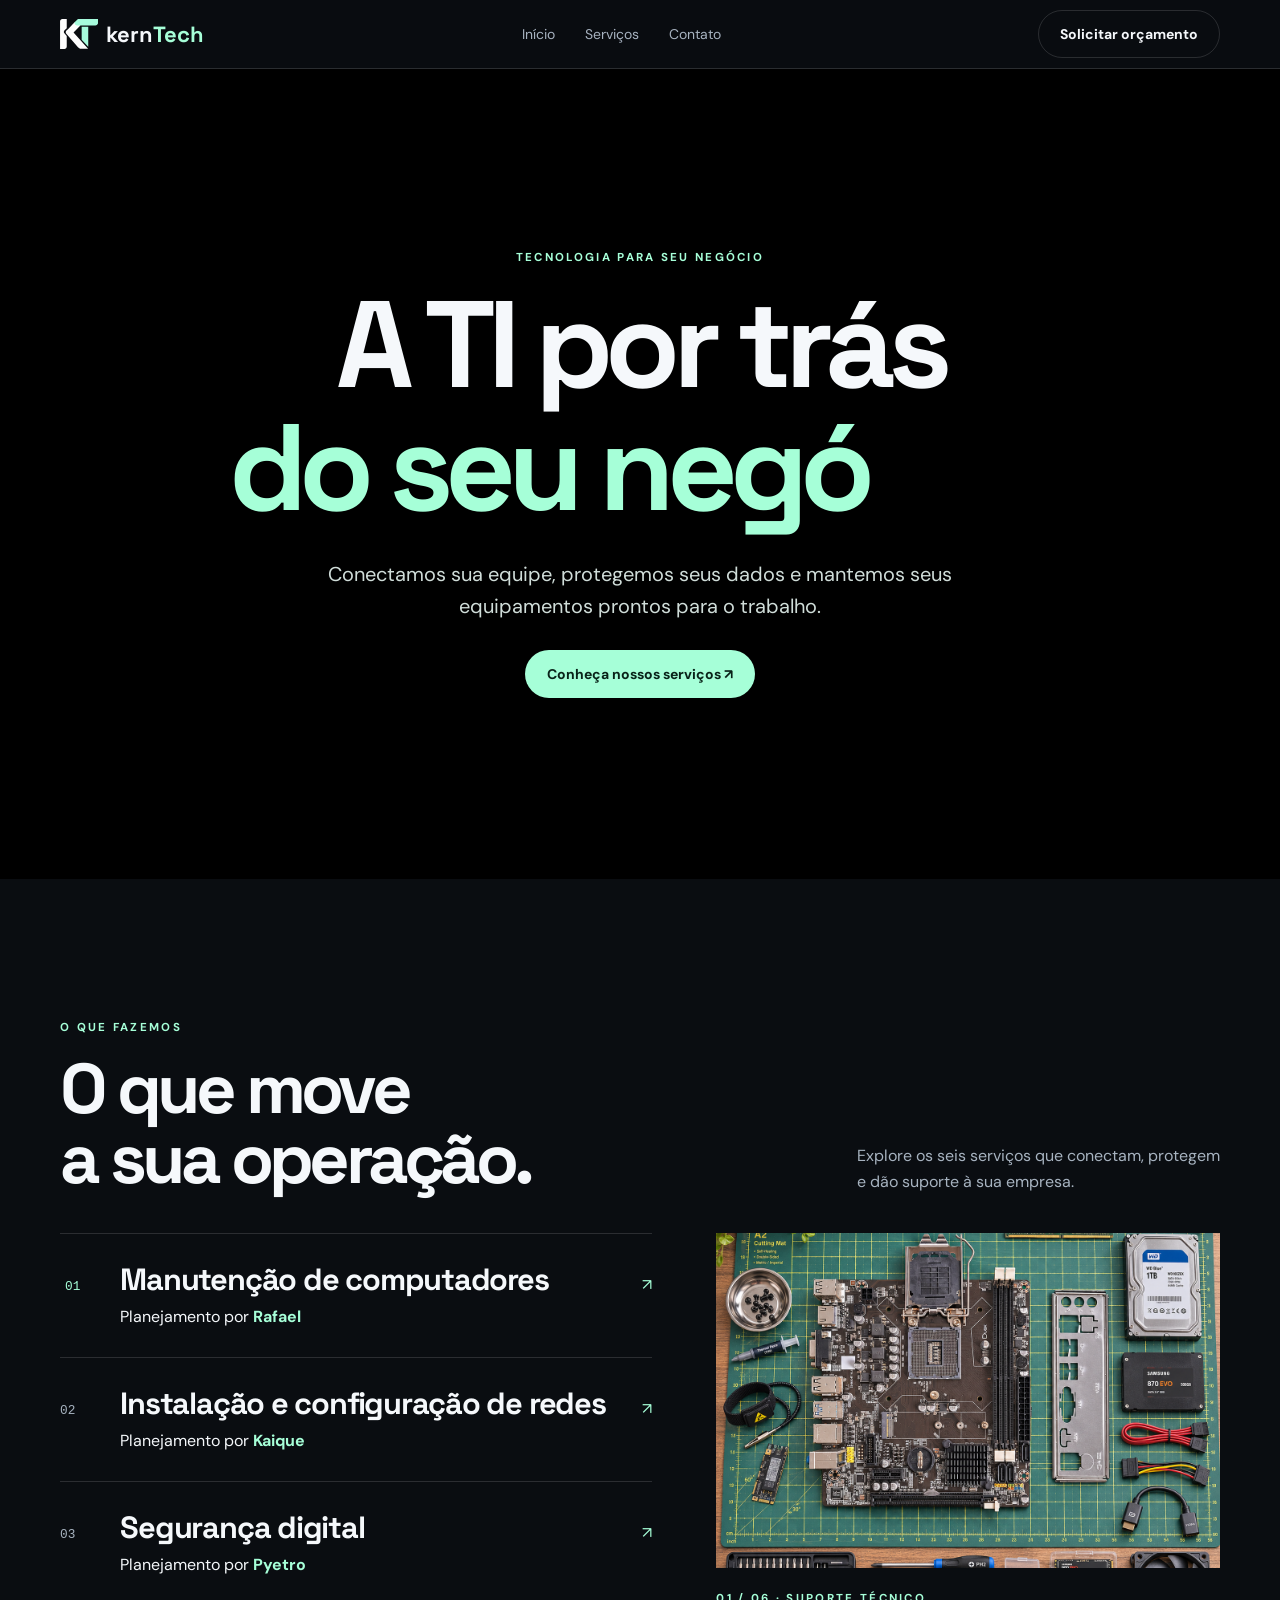
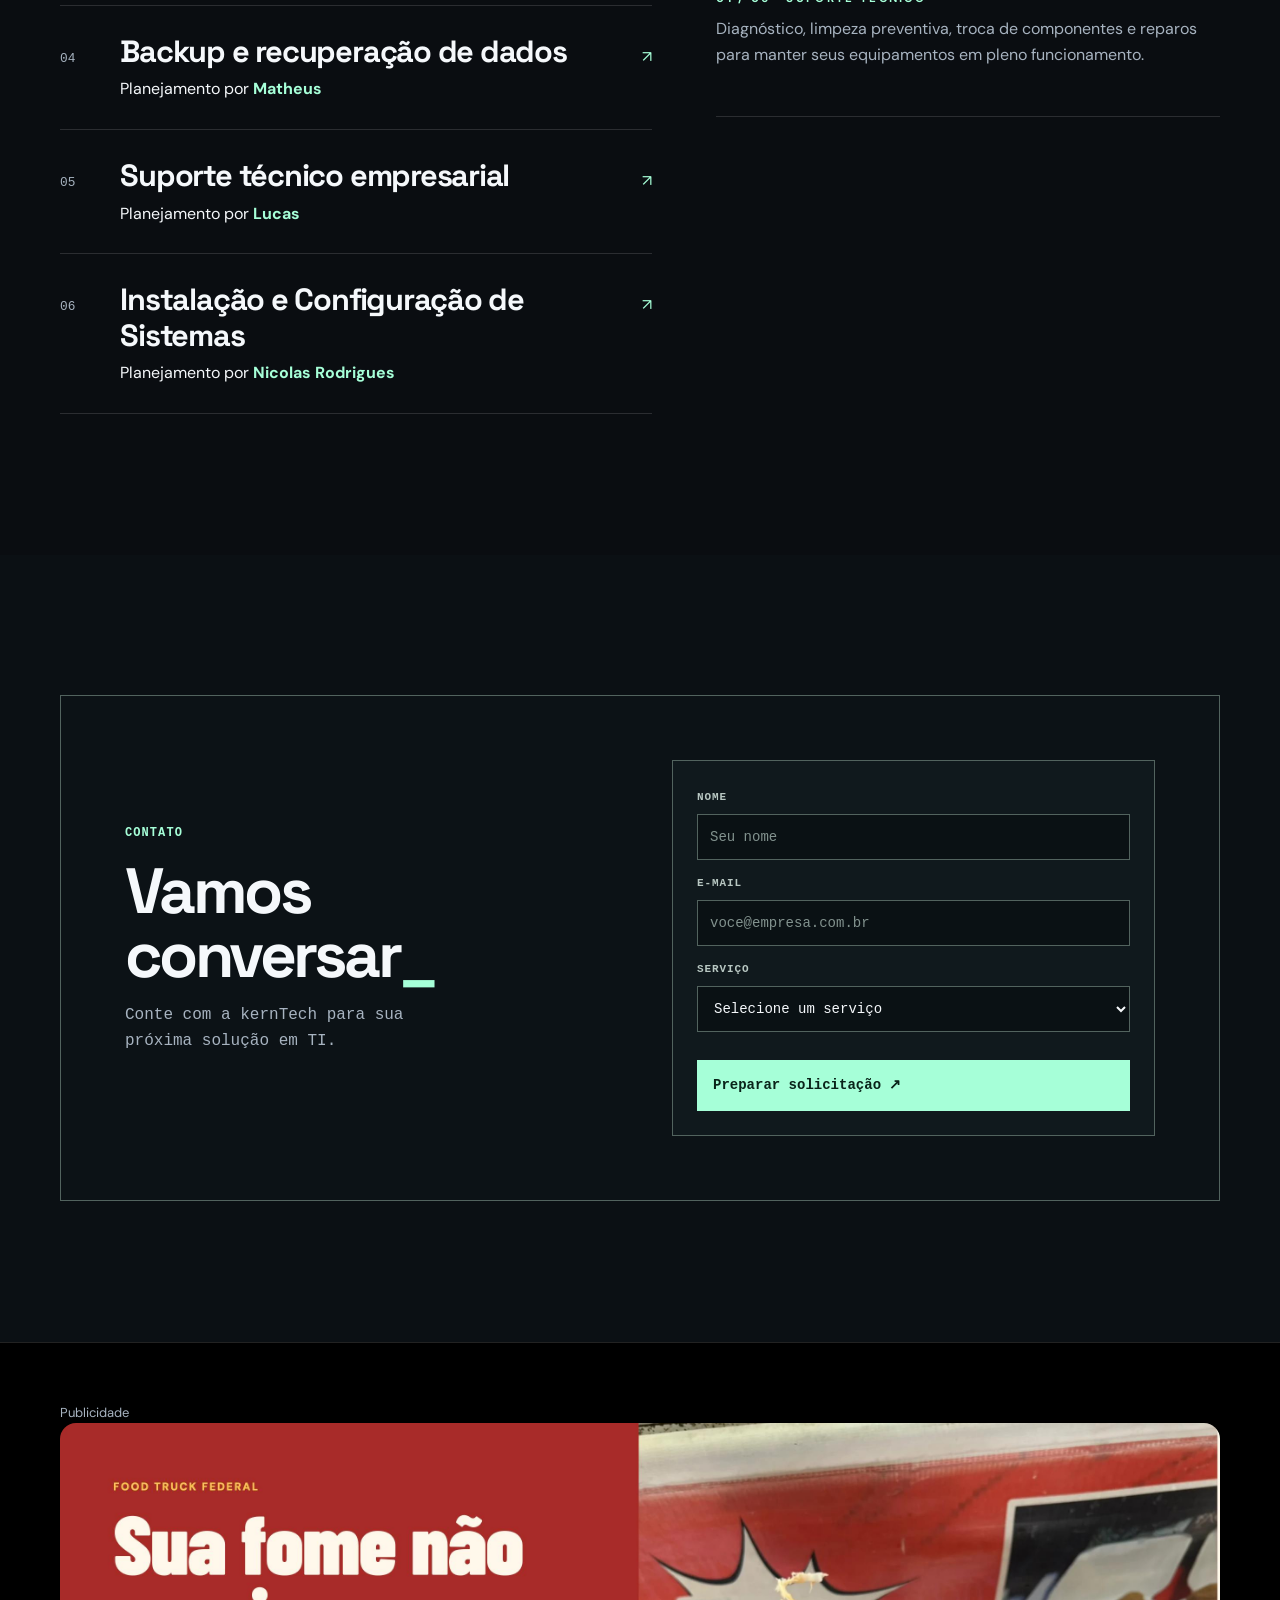
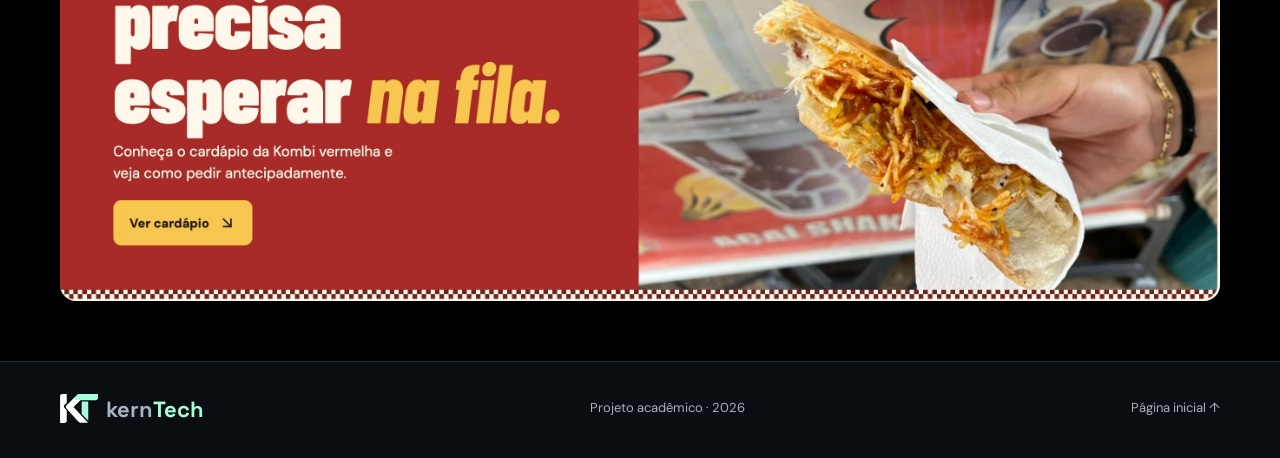
<file: index.html>
<!doctype html>
<html lang="pt-BR">

<head>
    <meta charset="utf-8">
    <meta name="viewport" content="width=device-width,initial-scale=1">
    <meta name="theme-color" content="#0a0d11">
    <meta name="description" content="kernTech: soluções de TI para empresas.">
    <title>Soluções de TI | kernTech</title>
    <link rel="preconnect" href="https://fonts.googleapis.com">
    <link
        href="https://fonts.googleapis.com/css2?family=DM+Sans:wght@400;500;600;700&family=Space+Grotesk:wght@500;600;700&display=swap"
        rel="stylesheet">
    <link rel="stylesheet" href="styles.css?v=publicidade">
    <script src="services.js?v=foto-lucas-2" defer></script>
    <script src="script.js?v=creditos" defer></script>
</head>

<body>
    <header class="header">
        <div class="container nav"><a class="logo" href="index.html"><img class="logo-mark" src="assets/kerntech-logo.svg" alt="" width="38" height="29"><span>kern<span
                        class="logo-accent">Tech</span></span></a><button class="menu-toggle" aria-expanded="false"
                aria-label="Abrir menu">☰</button>
            <nav class="menu"><a href="index.html">Início</a><a href="index.html#servicos">Serviços</a><a href="index.html#contato">Contato</a></nav><a
                class="button button-outline nav-cta" href="index.html#contato">Solicitar orçamento</a>
        </div>
    </header>
    <main>
        <section class="hero">
            <div class="container hero-inner">
                <div class="hero-copy"><span class="eyebrow">TECNOLOGIA PARA SEU NEGÓCIO</span>
                    <h1>A TI por trás<br><span class="hero-accent">do seu negócio.</span></h1>
                    <p>Conectamos sua equipe, protegemos seus dados e mantemos seus equipamentos prontos para o trabalho.</p><a class="button button-primary" href="#servicos">Conheça nossos serviços ↗</a>
                </div>
            </div>
        </section>
        <section class="section" id="servicos">
            <div class="container">
                <div class="section-heading">
                    <div><span class="eyebrow eyebrow-dark">O QUE FAZEMOS</span>
                        <h2>O que move<br>a sua operação.</h2>
                    </div>
                    <p>Explore os seis serviços que conectam, protegem e dão suporte à sua empresa.</p>
                </div>
                <div class="service-index" id="service-index"></div>
            </div>
        </section>
        <section class="section contact-section" id="contato">
            <div class="container">
                <div class="contact-terminal">
                    <div class="contact-layout">
                        <div class="contact-intro">
                            <span class="eyebrow">CONTATO</span>
                            <h2>Vamos<br>conversar<span class="terminal-punctuation">_</span></h2>
                            <p>Conte com a kernTech para sua próxima solução em TI.</p>
                        </div>
                        <form id="contact-form" class="contact-form">
                            <label for="name">NOME</label>
                            <input id="name" name="name" required autocomplete="name" placeholder="Seu nome">
                            <label for="email">E-MAIL</label>
                            <input id="email" name="email" type="email" required autocomplete="email" placeholder="voce@empresa.com.br">
                            <label for="service">SERVIÇO</label>
                            <select id="service" name="service" required>
                                <option value="">Selecione um serviço</option>
                            </select>
                            <button class="button button-primary" type="submit">Preparar solicitação ↗</button>
                            <div id="form-feedback" class="form-feedback" role="status" hidden></div>
                        </form>
                    </div>
                </div>
            </div>
        </section>
        <aside class="section campaign ad-section" aria-labelledby="publicidade-label">
            <div class="container">
                <p class="ad-label" id="publicidade-label">Publicidade</p>
                <img class="ad-banner" src="assets/Publicidade.jpeg?v=66554a3" width="2672" height="1100"
                    alt="Food Truck Federal. Sua fome não precisa esperar na fila. Conheça o cardápio da Kombi vermelha e veja como pedir antecipadamente.">
            </div>
        </aside>
    </main>
    <footer class="footer">
        <div class="container footer-inner"><a href="index.html" class="logo"><img class="logo-mark" src="assets/kerntech-logo.svg" alt="" width="38" height="29">kern<span
                    class="logo-accent">Tech</span></a><span>Projeto acadêmico · 2026</span><a href="index.html">Página
                inicial ↑</a></div>
    </footer>
</body>

</html>
</file>
<file: styles.css>
:root {
  color-scheme: dark;
  --bg: #0a0d11;
  --panel: #12171e;
  --ink: #f5f8fb;
  --muted: #a7b3c0;
  --line: #ffffff22;
  --accent: #a6ffd8;
  --header: 68px;
}

* { box-sizing: border-box; }
html { scroll-behavior: smooth; scroll-padding-top: calc(var(--header) + 20px); }
body { margin: 0; background: var(--bg); color: var(--ink); font: 16px/1.6 "DM Sans", system-ui, sans-serif; }
a { color: inherit; text-decoration: none; }
button, input, select { font: inherit; }
:focus-visible { outline: 2px solid var(--accent); outline-offset: 5px; }
.container { width: min(1160px, calc(100% - 48px)); margin-inline: auto; }

.header { position: sticky; top: 0; z-index: 5; background: #0a0d11e8; backdrop-filter: blur(18px); border-bottom: 1px solid var(--line); }
.nav, .footer-inner { display: flex; align-items: center; justify-content: space-between; gap: 24px; }
.nav { min-height: var(--header); }
.logo { display: inline-flex; align-items: center; gap: 8px; font: 700 22px "Space Grotesk", system-ui, sans-serif; }
.logo-mark { display: block; width: 38px; height: auto; flex-shrink: 0; }
.logo-accent { color: var(--accent); }
.footer .logo { gap: 0; }
.footer .logo-mark { margin-right: 8px; }
.menu { display: flex; gap: 30px; }
.menu a, .back { font-size: 14px; color: var(--muted); }
.menu a:hover, .back:hover { color: var(--accent); }
.menu-toggle { display: none; }
.button { display: inline-flex; align-items: center; justify-content: center; border: 1px solid transparent; border-radius: 100px; padding: 12px 21px; font-size: 14px; font-weight: 700; cursor: pointer; transition: transform .25s, background-color .25s; }
.button:hover { transform: translateY(-3px); }
.button-primary { background: var(--accent); color: #092319; }
.button-primary:hover { background: #d2ffeb; }
.button-outline { border-color: var(--line); color: var(--ink); }
.button-light { background: var(--ink); color: var(--bg); }

h1, h2, h3 { margin: 0; font-family: "Space Grotesk", system-ui, sans-serif; font-weight: 700; letter-spacing: -.065em; line-height: 1; text-wrap: balance; }
h1 { font-size: clamp(3.5rem, 9.6vw, 9rem); }
h2 { font-size: clamp(2.4rem, 5.5vw, 5rem); }
h3 { font-size: clamp(1.45rem, 2.8vw, 2.4rem); }
p { color: var(--muted); }
.eyebrow { display: block; margin-bottom: 19px; color: var(--accent); font: 700 .72rem "DM Sans", system-ui, sans-serif; letter-spacing: .2em; text-transform: uppercase; }

.hero, .campaign, .subhero { position: relative; isolation: isolate; overflow: hidden; background: #000; }
.hero-inner { min-height: min(860px, max(680px, 90svh)); display: grid; place-items: center; text-align: center; padding-block: 90px; }
.hero-copy { position: relative; }
.hero-accent { color: var(--accent); }
.hero p { margin: 28px auto; max-width: 45ch; color: #d0ddd9; font-size: clamp(1rem, 2vw, 1.25rem); }
.hero-copy > * { animation: arrive .85s cubic-bezier(.2,.75,.2,1) both; }
.hero-copy h1 { animation-delay: .08s; }
.hero-copy h1.is-typing { animation: none; }
.terminal-character { visibility: hidden; }
.terminal-character.typed { visibility: visible; }
.terminal-cursor { position: relative; }
.terminal-cursor::after {
  content: "";
  position: absolute;
  inset: .17em auto .12em 100%;
  width: .045em;
  background: var(--accent);
  animation: terminal-blink .8s step-end 4;
  animation-fill-mode: forwards;
}
@keyframes terminal-blink {
  50%, 100% { opacity: 0; }
}
.hero-copy p { animation-delay: .16s; }
.hero-copy .button { animation-delay: .24s; }
@keyframes arrive {
  from { opacity: 0; transform: translateY(24px); }
  to { opacity: 1; transform: translateY(0); }
}
.binary-backdrop {
  position: absolute;
  z-index: -1;
  inset: 0;
  width: 100%;
  height: 100%;
  pointer-events: none;
}

.section { padding-block: clamp(70px, 11vw, 150px); }
.section-heading { display: flex; align-items: end; justify-content: space-between; gap: 22px; margin-bottom: 38px; }
.section-heading p { max-width: 33ch; margin: 0; }
.service-index {
  display: grid;
  grid-template-columns: minmax(0, 1fr) minmax(0, .85fr);
  align-items: start;
  gap: clamp(24px, 5vw, 72px);
}
.service-list { list-style: none; margin: 0; padding: 0; border-top: 1px solid var(--line); }
.service-list li { border-bottom: 1px solid var(--line); }
.service-link {
  display: grid;
  grid-template-columns: 2.4rem minmax(0, 1fr) auto;
  align-items: baseline;
  column-gap: clamp(8px, 1.8vw, 22px);
  padding-block: clamp(18px, 2.2vw, 29px);
}
.service-number {
  color: var(--muted);
  font: 500 .8rem ui-monospace, Consolas, monospace;
  transition: color .2s ease, transform .23s ease-out;
}
.service-title {
  font: 700 clamp(1.25rem, 2.4vw, 2rem)/1.15 "Space Grotesk", system-ui, sans-serif;
  letter-spacing: -.04em;
}
.service-credit {
  display: block;
  margin-top: .55rem;
  color: var(--ink);
  font-size: 1rem;
  line-height: 1.4;
}
.service-credit strong { color: var(--accent); }
.service-arrow { color: var(--accent); transition: transform .23s ease-out; }
.service-link:hover .service-number,
.service-link:focus-visible .service-number,
.service-link.is-previewed .service-number { color: var(--accent); transform: translateX(5px); }
.service-link:hover .service-arrow,
.service-link:focus-visible .service-arrow { transform: translate(3px, -3px); }
.service-description { display: none; }
.service-preview picture { display: block; background: var(--panel); overflow: hidden; }
.service-preview img { display: block; width: 100%; height: auto; aspect-ratio: 3 / 2; object-fit: cover; }
.service-preview-copy { padding-block: 23px; border-bottom: 1px solid var(--line); }
.service-preview-copy .eyebrow { margin-bottom: 10px; }
.service-preview-copy p { min-height: 4.8em; margin: 0; }

@media (max-width: 800px) {
  .service-index { grid-template-columns: minmax(0, 1fr); }
  .service-preview { display: none; }
  .service-description { display: block; grid-column: 2 / -1; margin-top: 8px; color: var(--muted); font-size: .95rem; }
}
.campaign { border-block: 1px solid var(--line); }
.campaign-inner { display: flex; align-items: center; justify-content: space-between; gap: 30px; padding-block: clamp(65px, 10vw, 135px); }
.campaign h2 span { color: var(--accent); }
.campaign p { margin-bottom: 0; }
.campaign .button { flex-shrink: 0; }
.section.ad-section { padding-block: clamp(28px, 5vw, 60px); border-bottom: 0; }
.ad-label { margin: 0 0 12px; color: var(--muted); font-size: 13px; }
.ad-banner { display: block; width: 100%; height: auto; border-radius: 16px; }
.contact-layout, .content-cols { display: grid; grid-template-columns: repeat(2, minmax(0, 1fr)); gap: clamp(25px, 7vw, 90px); }
.contact-form { display: grid; gap: 10px; border: 1px solid var(--line); border-radius: 24px; background: var(--panel); padding: clamp(20px, 4vw, 38px); }
.contact-form label { font-size: 13px; font-weight: 700; }
.contact-form input, .contact-form select { min-width: 0; width: 100%; padding: 12px; border: 1px solid var(--line); border-radius: 10px; background: var(--bg); color: var(--ink); }
.contact-form .button { margin-top: 10px; }
.form-feedback { color: var(--accent); font-size: 14px; }
.footer { border-top: 1px solid var(--line); color: var(--muted); }
.footer-inner { padding-block: 32px; font-size: 13px; }

.subhero-inner { display: grid; grid-template-columns: 1.05fr .95fr; align-items: center; gap: clamp(28px, 5vw, 75px); padding-block: clamp(64px, 10vw, 140px); }
.subhero h1 { font-size: clamp(2.65rem, 5.5vw, 5.8rem); overflow-wrap: anywhere; }
.subhero p { max-width: 42ch; margin-block: 24px; }
.back { display: inline-block; margin-bottom: 30px; }
.subhero-inner > div { animation: arrive .85s cubic-bezier(.2,.75,.2,1) both; }
.subhero-photo, .placeholder { min-height: 280px; aspect-ratio: 1.3; background-color: #1a282c; background-position: center; background-size: cover; border: 1px solid var(--line); border-radius: 26px; }
.subhero-photo { box-shadow: 0 24px 70px #0007; }
.content-cols h3 { margin-top: 34px; }
.features { list-style: none; padding: 0; margin: 20px 0 28px; }
.features li { border-top: 1px solid var(--line); padding: 13px 0; }
.features li::before { content: ""; display: inline-block; width: 6px; height: 6px; border-radius: 50%; background: var(--accent); margin-right: 12px; vertical-align: middle; }
.photo-pair span, .image-note { display: block; margin-top: 12px; color: var(--muted); font-size: 14px; }
.image-note { border-left: 1px solid var(--accent); padding-left: 14px; }
.compact h2 { font-size: clamp(2.2rem, 4vw, 4rem); }

.reveal.in-view { animation: arrive .7s cubic-bezier(.2,.75,.2,1) backwards; }

@media (max-width: 850px) {
  .nav-cta { display: none; }
}
@media (max-width: 650px) {
  .container { width: calc(100% - 32px); }
  .menu-toggle { display: block; width: 44px; height: 44px; border: 1px solid var(--line); border-radius: 100%; background: transparent; color: var(--ink); cursor: pointer; }
  .menu { display: none; position: absolute; inset: 100% 0 auto; flex-direction: column; gap: 18px; padding: 24px; background: var(--panel); border-bottom: 1px solid var(--line); }
  .menu.open { display: flex; }
  .hero-inner { min-height: max(570px, 80svh); padding-block: 65px; }
  .section-heading, .campaign-inner, .footer-inner { align-items: flex-start; flex-direction: column; }
  .contact-layout, .subhero-inner, .content-cols { grid-template-columns: minmax(0, 1fr); }
  .subhero-photo, .placeholder { min-height: 0; }
}
@media (prefers-reduced-motion: reduce) {
  html { scroll-behavior: auto; }
  *, *::before, *::after { animation: none !important; transition: none !important; }
  .binary-backdrop { display: none; }
  .terminal-character { visibility: visible; }
  .terminal-cursor::after { display: none; }
}


/* Contato: TUI minimalista, sem barra de janela ou rodapé */
.contact-section { background: #0b1014; }
.contact-terminal { border: 1px solid #52635e; background: #0c1216; font-family: ui-monospace, "Cascadia Code", "Fira Code", Consolas, monospace; }
.contact-terminal .contact-layout { padding: clamp(24px, 5vw, 65px); gap: clamp(26px, 5vw, 70px); align-items: center; }
.contact-intro { min-width: 0; }
.contact-intro .terminal-punctuation { color: var(--accent); }
.contact-intro .eyebrow { color: var(--accent); font: 600 12px ui-monospace, Consolas, monospace; letter-spacing: .09em; }
.contact-intro h2 { font-size: clamp(2.7rem, 5vw, 5.2rem); letter-spacing: -.055em; overflow-wrap: anywhere; }
.contact-intro > p { max-width: 34ch; }
.contact-terminal .contact-form { gap: 11px; padding: 24px; border: 1px solid #52635e; border-radius: 0; background: #10191d; box-shadow: none; font-family: inherit; }
.contact-terminal .contact-form label { margin-top: 6px; color: #b8c7c2; font: 600 11px ui-monospace, Consolas, monospace; letter-spacing: .08em; }
.contact-terminal .contact-form input, .contact-terminal .contact-form select { min-height: 46px; border: 1px solid #52635e; border-radius: 0; background: #0a1114; color: var(--ink); font: 14px ui-monospace, Consolas, monospace; }
.contact-terminal .contact-form input::placeholder { color: #82928e; opacity: 1; }
.contact-terminal .contact-form input:focus, .contact-terminal .contact-form select:focus { border-color: var(--accent); outline: 1px solid var(--accent); outline-offset: 0; }
.contact-terminal .contact-form .button { width: 100%; justify-content: flex-start; margin-top: 17px; padding: 13px 15px; border-radius: 0; font-family: inherit; transition: background-color .2s; }
.contact-terminal .contact-form .button:hover { transform: none; }
.contact-terminal .form-feedback { padding: 12px; border: 1px solid #52635e; font: 12px/1.65 ui-monospace, Consolas, monospace; overflow-wrap: anywhere; }
@media (max-width: 650px) {
  .contact-terminal .contact-layout { padding: 20px 14px; }
  .contact-terminal .contact-form { padding: 18px 14px; }
}
</file>
